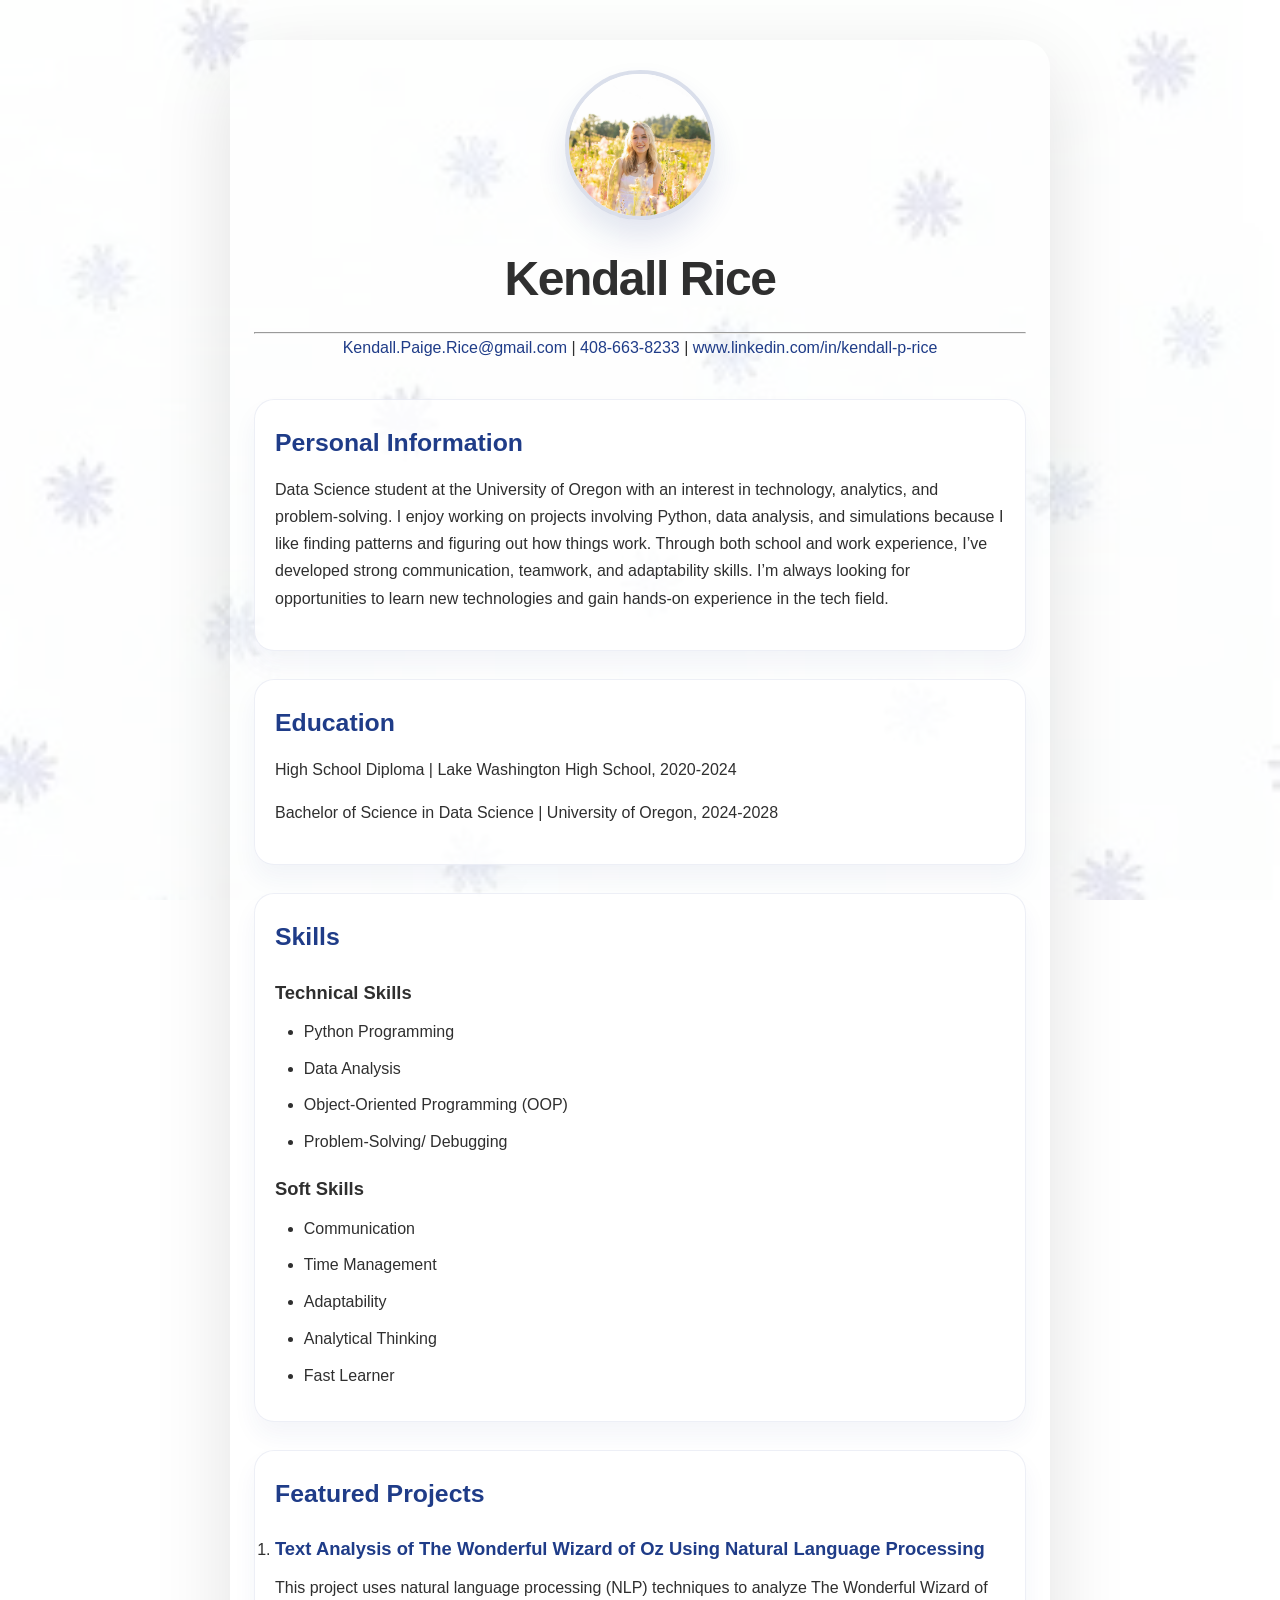
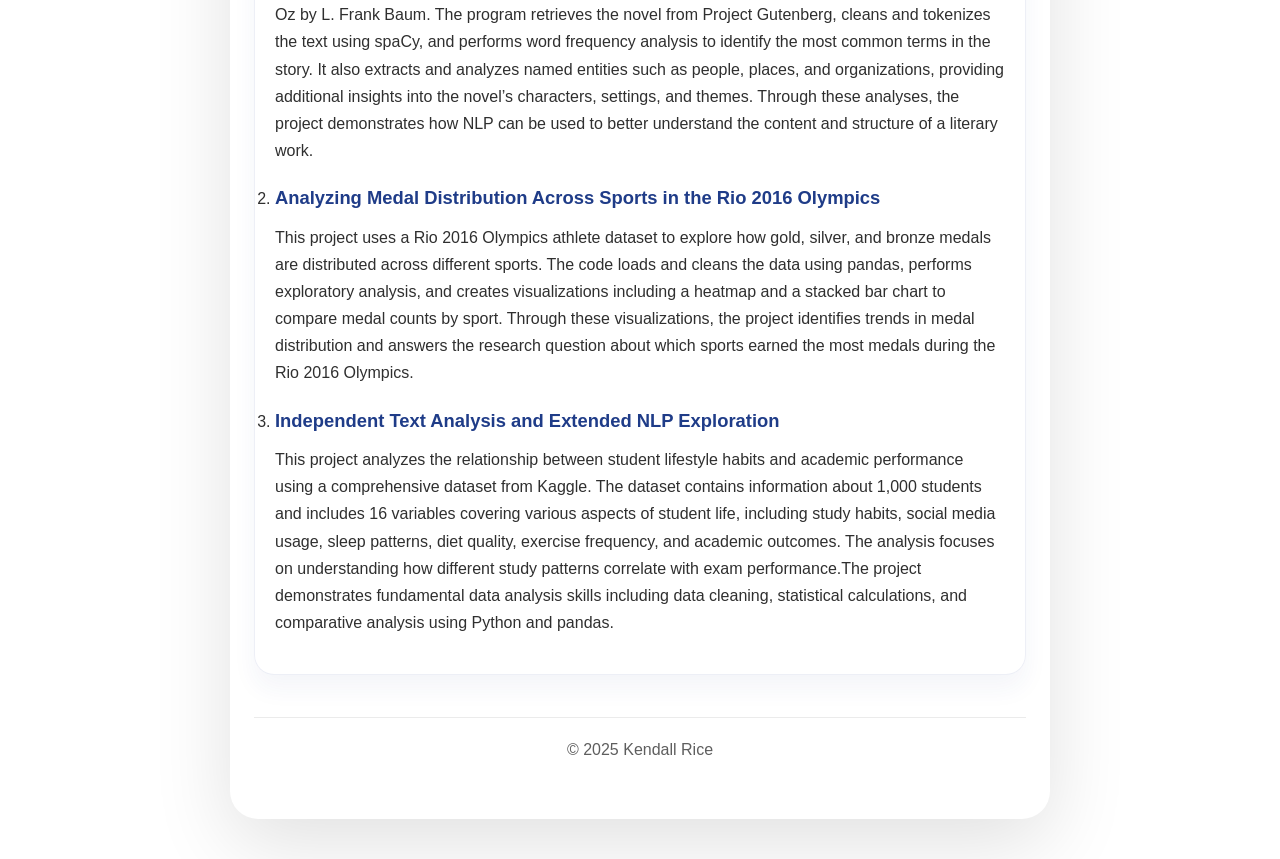
<file: index.html>
<!-- Kendall Rice - About Me -->
<!-- Inspired by https://ayethuzaruo.github.io/110-s25-project2-demo1/ -->

<!DOCTYPE html>
<html lang="en">
<head>
    <meta charset="UTF-8">
    <meta name="viewport" content="width=device-width, initial-scale=1.0">
    <title>Kendall Rice - About Me</title>
    <link rel="stylesheet" href="styles.css">
</head>
<body data-new-gr-c-s-check-loaded="14.1138.0" data-gr-ext-installed>
    <header>
        <img src="profile_pic.jpg" alt="Profile Picture" class="profile-pic">
        <h1>Kendall Rice</h1>
        <hr>
        <p>
            <a href="mailto: Kendall.Paige.Rice@gmail.com" title="Email Kendall Rice">Kendall.Paige.Rice@gmail.com</a>
             | 
            <a href="tel:408-663-8233" title="Call Kendall Rice">408-663-8233</a>
             | 
            <a href="https://www.linkedin.com/in/kendall-p-rice/" target="_blank" title="Kendall Rice's LinkedIn Profile">www.linkedin.com/in/kendall-p-rice</a>
        </p>
    </header>
    <section>
        <h2>Personal Information</h2>
        <p>
            Data Science student at the University of Oregon with an interest in technology, analytics, and problem-solving. I enjoy working on projects involving Python, data analysis, and simulations because I like finding patterns and figuring out how things work. Through both school and work experience, I’ve developed strong communication, teamwork, and adaptability skills. I’m always looking for opportunities to learn new technologies and gain hands-on experience in the tech field.
        </p>
    </section>
    <section>
        <h2>Education</h2>
        <p>High School Diploma | Lake Washington High School, 2020-2024</p>
        <p>Bachelor of Science in Data Science | University of Oregon, 2024-2028</p>
    </section>
    <section>
        <h2>Skills</h2>
        <h3>Technical Skills</h3>
        <ul>
            <li>Python Programming</li>
            <li>Data Analysis</li>
            <li>Object-Oriented Programming (OOP)</li>
            <li>Problem-Solving/ Debugging</li>
        </ul>
        <h3>Soft Skills</h3>
        <ul>
            <li>Communication</li>
            <li>Time Management</li>
            <li>Adaptability</li>
            <li>Analytical Thinking</li>
            <li>Fast Learner</li>
        </ul>
    </section>
    <section>
        <h2>Featured Projects</h2>
        <ol>
            <li>
                <h3>
                    <a href="Project5.html">Text Analysis of The Wonderful Wizard of Oz Using Natural Language Processing</a>
                </h3>
                <p>
                    This project uses natural language processing (NLP) techniques to analyze The Wonderful Wizard of Oz by L. Frank Baum. The program retrieves the novel from Project Gutenberg, cleans and tokenizes the text using spaCy, and performs word frequency analysis to identify the most common terms in the story. It also extracts and analyzes named entities such as people, places, and organizations, providing additional insights into the novel’s characters, settings, and themes. Through these analyses, the project demonstrates how NLP can be used to better understand the content and structure of a literary work.
                </p>
            </li>
            <li>
                <h3>
                    <a href="CS110_Project6.html">Analyzing Medal Distribution Across Sports in the Rio 2016 Olympics</a>
                </h3>
                <p>
                    This project uses a Rio 2016 Olympics athlete dataset to explore how gold, silver, and bronze medals are distributed across different sports. The code loads and cleans the data using pandas, performs exploratory analysis, and creates visualizations including a heatmap and a stacked bar chart to compare medal counts by sport. Through these visualizations, the project identifies trends in medal distribution and answers the research question about which sports earned the most medals during the Rio 2016 Olympics.
                </p>
            </li>
            <li>
                <h3>
                    <a href="Project7.html">Independent Text Analysis and Extended NLP Exploration</a>
                </h3>
                <p>
                    This project analyzes the relationship between student lifestyle habits and academic performance using a comprehensive dataset from Kaggle. The dataset contains information about 1,000 students and includes 16 variables covering various aspects of student life, including study habits, social media usage, sleep patterns, diet quality, exercise frequency, and academic outcomes. The analysis focuses on understanding how different study patterns correlate with exam performance.The project demonstrates fundamental data analysis skills including data cleaning, statistical calculations, and comparative analysis using Python and pandas.
                </p>
            </li>
        </ol>
    </section>
    <footer>
        <p>
            © 2025 Kendall Rice
        </p>
    </footer>
</body>
</html>
</file>
<file: styles.css>
/* Kendall Rice */

/* Global Styles */
* {
    margin: 0;
    padding: 0;
    box-sizing: border-box;
}

body {
    font-family: 'Segoe UI', Tahoma, Geneva, Verdana, sans-serif;
    line-height: 1.7;
    color: #2f2f2f;
    max-width: 820px;
    margin: 40px auto;
    padding: 30px 24px 40px;
    position: relative;
    background: rgba(255, 255, 255, 0.96);
    border-radius: 28px;
    box-shadow: 0 24px 80px rgba(0, 0, 0, 0.12);
}

body::selection {
    background: #d4e3ff;
}

header {
    text-align: center;
    margin-bottom: 38px;
}

.profile-pic {
    width: 150px;
    height: 150px;
    object-fit: cover;
    border-radius: 50%;
    display: block;
    margin: 0 auto 18px;
    border: 4px solid rgba(31, 60, 136, 0.16);
    box-shadow: 0 18px 30px rgba(31, 60, 136, 0.12);
}

h1 {
    font-size: clamp(2.2rem, 4vw, 3rem);
    letter-spacing: -0.03em;
    margin-bottom: 12px;
}

h2 {
    color: #1f3c88;
    margin-bottom: 12px;
    font-size: 1.55rem;
}

h3 {
    margin-top: 18px;
    margin-bottom: 10px;
    font-size: 1.15rem;
}

p {
    margin-bottom: 1rem;
}

section {
    margin-bottom: 28px;
    padding: 22px 20px;
    background: rgba(255, 255, 255, 0.82);
    border-radius: 20px;
    border: 1px solid rgba(31, 60, 136, 0.08);
    box-shadow: 0 14px 25px rgba(31, 60, 136, 0.05);
}

ul {
    padding-left: 1.8em;
    margin-top: 0.5em;
}

li {
    margin-bottom: 0.6em;
}

a {
    color: #1f3c88;
    text-decoration: none;
}

a:hover {
    text-decoration: underline;
}

footer {
    margin-top: 42px;
    padding-top: 18px;
    border-top: 1px solid rgba(0, 0, 0, 0.08);
    text-align: center;
    color: #5e5e5e;
}

body:before {
    content: "";
    position: fixed;
    top: 0;
    left: 0;
    width: 100%;
    height: 100%;
    background-image: url('background.jpg');
    background-size: cover;
    background-position: center;
    opacity: 0.3;
    z-index: -1;
}
</file>
